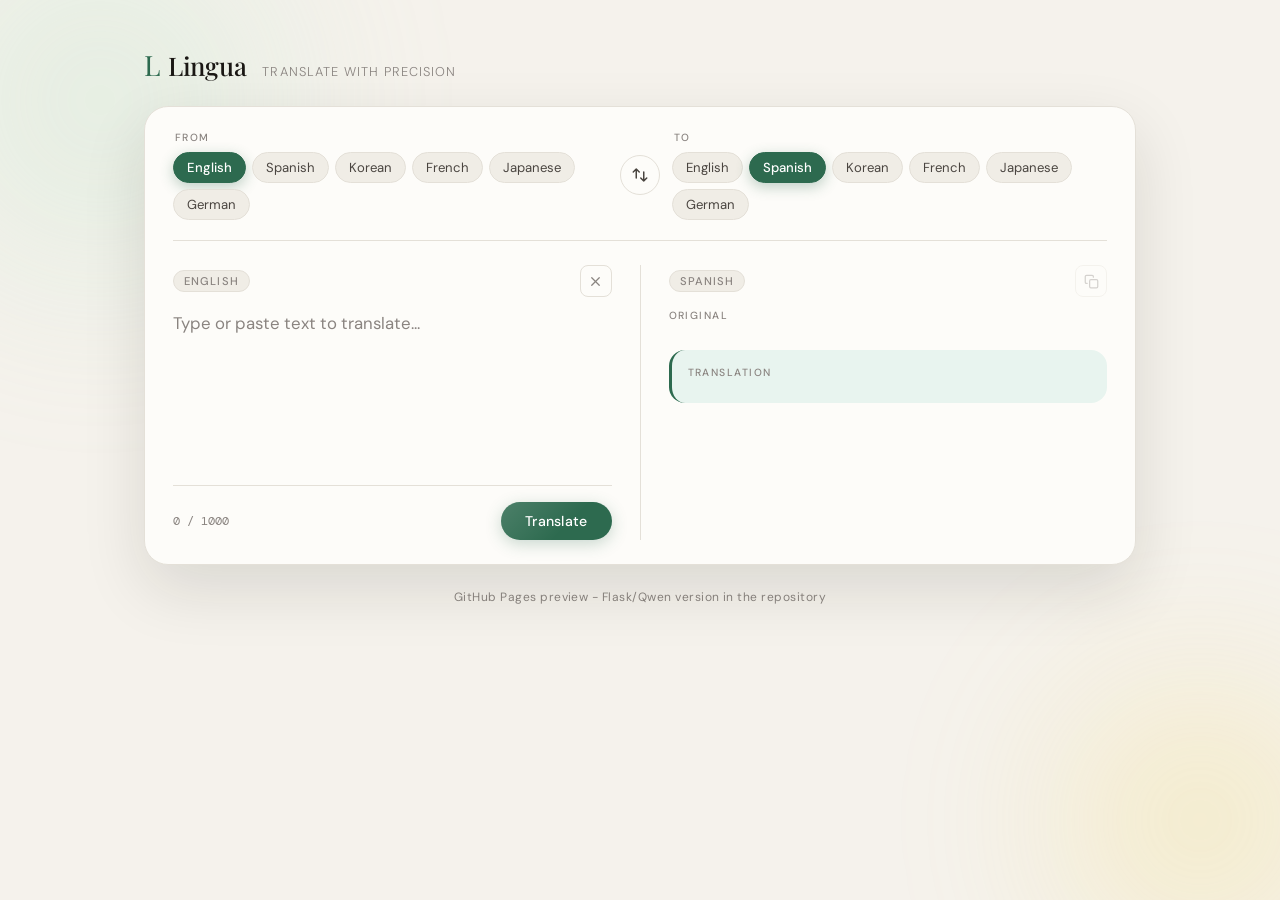
<file: index.html>
﻿<!DOCTYPE html>
<html lang="en">
<head>
  <meta charset="UTF-8" />
  <meta name="viewport" content="width=device-width, initial-scale=1.0" />
  <title>Lingua - AI Translator</title>
  <link rel="preconnect" href="https://fonts.googleapis.com" />
  <link href="https://fonts.googleapis.com/css2?family=Playfair+Display:wght@400;500&family=DM+Mono:wght@400;500&family=DM+Sans:wght@300;400;500&display=swap" rel="stylesheet" />
  <link rel="stylesheet" href="./static/styles.css" />
</head>
<body>

  <!-- Ambient background -->
  <div class="bg-orb orb-1"></div>
  <div class="bg-orb orb-2"></div>

  <div class="app-shell">

    <!-- Header -->
    <header class="header">
      <div class="logo">
        <span class="logo-icon">L</span>
        <span class="logo-name">Lingua</span>
      </div>
      <p class="tagline">Translate with precision</p>
    </header>

    <!-- Main card -->
    <main class="card">

      <!-- Language selector row -->
      <div class="lang-row">

        <!-- Source language pills -->
        <div class="lang-group" id="source-group">
          <span class="lang-label">FROM</span>
          <div class="pills" role="group" aria-label="Source language">
            <button class="pill active" data-lang="en" data-group="source">English</button>
            <button class="pill" data-lang="es" data-group="source">Spanish</button>
            <button class="pill" data-lang="ko" data-group="source">Korean</button>
            <button class="pill" data-lang="fr" data-group="source">French</button>
            <button class="pill" data-lang="ja" data-group="source">Japanese</button>
            <button class="pill" data-lang="de" data-group="source">German</button>
          </div>
        </div>

        <!-- Swap button -->
        <button class="swap-btn" id="swap-btn" title="Swap languages" aria-label="Swap languages">
          <svg viewBox="0 0 24 24" fill="none" stroke="currentColor" stroke-width="2" stroke-linecap="round" stroke-linejoin="round">
            <path d="M7 16V4m0 0L3 8m4-4l4 4"/>
            <path d="M17 8v12m0 0l4-4m-4 4l-4-4"/>
          </svg>
        </button>

        <!-- Target language pills -->
        <div class="lang-group" id="target-group">
          <span class="lang-label">TO</span>
          <div class="pills" role="group" aria-label="Target language">
            <button class="pill" data-lang="en" data-group="target">English</button>
            <button class="pill active" data-lang="es" data-group="target">Spanish</button>
            <button class="pill" data-lang="ko" data-group="target">Korean</button>
            <button class="pill" data-lang="fr" data-group="target">French</button>
            <button class="pill" data-lang="ja" data-group="target">Japanese</button>
            <button class="pill" data-lang="de" data-group="target">German</button>
          </div>
        </div>

      </div><!-- /lang-row -->

      <!-- Divider -->
      <div class="card-divider"></div>

      <!-- Input + Output panes -->
      <div class="panes">

        <!-- Input pane -->
        <div class="pane pane-input">
          <div class="pane-header">
            <span class="pane-badge" id="source-badge">English</span>
            <div class="pane-actions">
              <button class="icon-btn" id="clear-btn" title="Clear input" aria-label="Clear input">
                <svg viewBox="0 0 24 24" fill="none" stroke="currentColor" stroke-width="2" stroke-linecap="round" stroke-linejoin="round">
                  <line x1="18" y1="6" x2="6" y2="18"/><line x1="6" y1="6" x2="18" y2="18"/>
                </svg>
              </button>
            </div>
          </div>
          <textarea
            id="input-text"
            placeholder="Type or paste text to translate..."
            maxlength="1000"
            aria-label="Text to translate"
            spellcheck="true"
          ></textarea>
          <div class="pane-footer">
            <span class="char-count"><span id="char-count">0</span> / 1000</span>
            <button class="translate-btn" id="translate-btn">
              <span class="btn-label">Translate</span>
              <span class="btn-spinner" aria-hidden="true"></span>
            </button>
          </div>
        </div>

        <!-- Vertical separator -->
        <div class="pane-sep"></div>

        <!-- Output pane -->
        <div class="pane pane-output" id="output-pane">
          <div class="pane-header">
            <span class="pane-badge" id="target-badge">Spanish</span>
            <div class="pane-actions">
              <button class="icon-btn" id="copy-btn" title="Copy translation" aria-label="Copy translation" disabled>
                <svg viewBox="0 0 24 24" fill="none" stroke="currentColor" stroke-width="2" stroke-linecap="round" stroke-linejoin="round">
                  <rect x="9" y="9" width="13" height="13" rx="2"/><path d="M5 15H4a2 2 0 0 1-2-2V4a2 2 0 0 1 2-2h9a2 2 0 0 1 2 2v1"/>
                </svg>
              </button>
            </div>
          </div>

          <!-- Empty state (plain div, styled via ::before / ::after) -->
          <div id="output-empty" class="output-placeholder"></div>

          <!-- Error state -->
          <div id="output-error" hidden>
            <div class="error-container">
              <svg viewBox="0 0 24 24" fill="none" stroke="currentColor" stroke-width="2" class="error-icon">
                <circle cx="12" cy="12" r="10"/><line x1="12" y1="8" x2="12" y2="12"/><line x1="12" y1="16" x2="12.01" y2="16"/>
              </svg>
              <p id="error-message"></p>
            </div>
          </div>

          <!-- Result blocks -->
          <div class="output-result" id="output-result" hidden>
            <div class="result-block result-original">
              <span class="result-label">Original</span>
              <p class="result-text" id="result-original"></p>
            </div>
            <div class="result-block result-translated">
              <span class="result-label">Translation</span>
              <p class="result-text result-main" id="result-translated"></p>
            </div>
          </div>

        </div><!-- /pane-output -->

      </div><!-- /panes -->

    </main><!-- /card -->

    <footer class="footer">
      GitHub Pages preview - Flask/Qwen version in the repository
    </footer>

  </div><!-- /app-shell -->

  <script src="./static/script.js"></script>
</body>
</html>
</file>
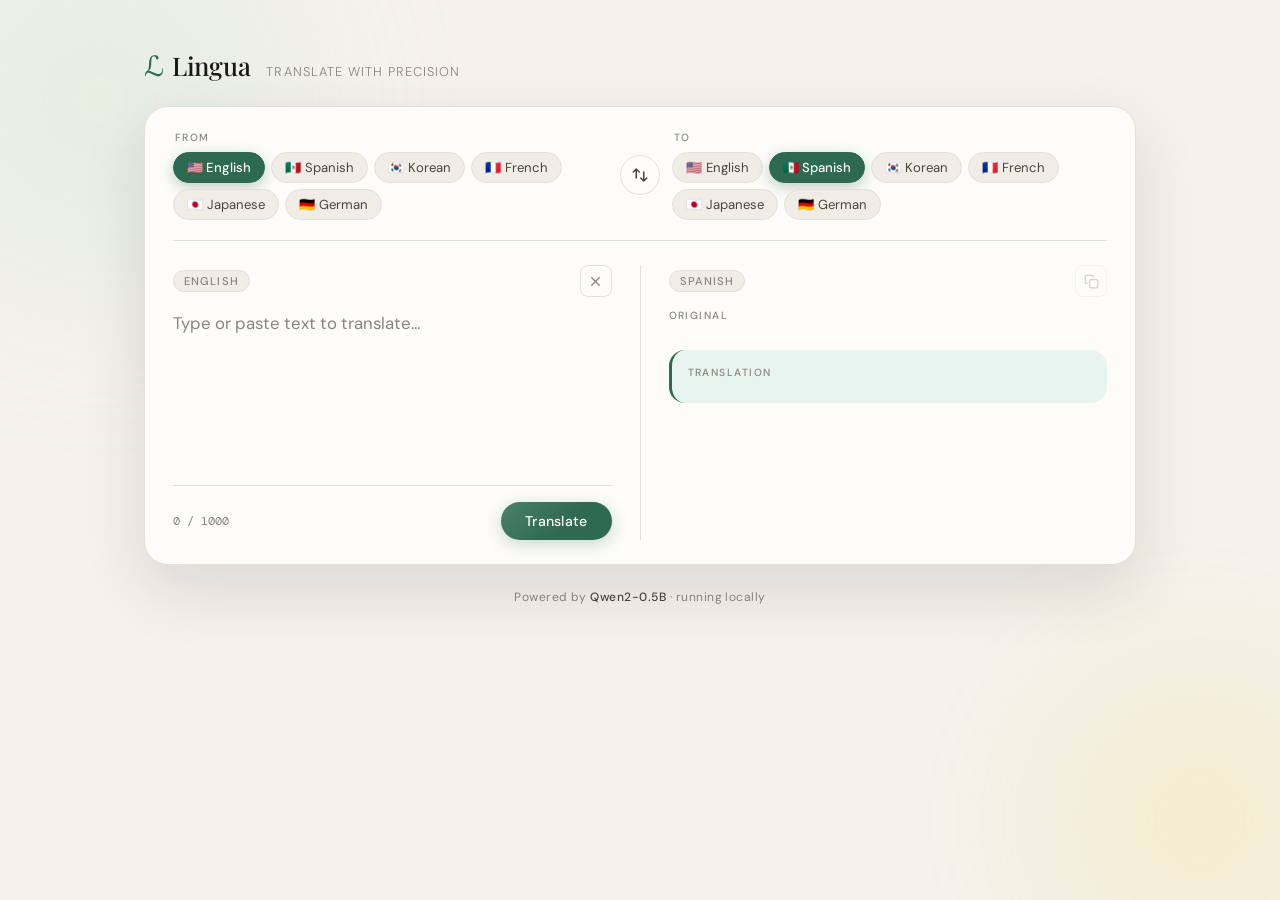
<file: templates/index.html>
<!DOCTYPE html>
<html lang="en">
<head>
  <meta charset="UTF-8" />
  <meta name="viewport" content="width=device-width, initial-scale=1.0" />
  <title>Lingua — AI Translator</title>
  <link rel="preconnect" href="https://fonts.googleapis.com" />
  <link href="https://fonts.googleapis.com/css2?family=Playfair+Display:wght@400;500&family=DM+Mono:wght@400;500&family=DM+Sans:wght@300;400;500&display=swap" rel="stylesheet" />
  <link rel="stylesheet" href="/static/styles.css" />
</head>
<body>

  <!-- ── Ambient background orbs ── -->
  <div class="bg-orb orb-1"></div>
  <div class="bg-orb orb-2"></div>

  <div class="app-shell">

    <!-- ── Header ── -->
    <header class="header">
      <div class="logo">
        <span class="logo-icon">ℒ</span>
        <span class="logo-name">Lingua</span>
      </div>
      <p class="tagline">Translate with precision</p>
    </header>

    <!-- ── Main card ── -->
    <main class="card">

      <!-- ── Language selector row ── -->
      <div class="lang-row">

        <!-- Source language pills -->
        <div class="lang-group" id="source-group">
          <span class="lang-label">FROM</span>
          <div class="pills" role="group" aria-label="Source language">
            <button class="pill active" data-lang="en" data-group="source">🇺🇸 English</button>
            <button class="pill" data-lang="es" data-group="source">🇲🇽 Spanish</button>
            <button class="pill" data-lang="ko" data-group="source">🇰🇷 Korean</button>
            <button class="pill" data-lang="fr" data-group="source">🇫🇷 French</button>
            <button class="pill" data-lang="ja" data-group="source">🇯🇵 Japanese</button>
            <button class="pill" data-lang="de" data-group="source">🇩🇪 German</button>
          </div>
        </div>

        <!-- Swap button -->
        <button class="swap-btn" id="swap-btn" title="Swap languages" aria-label="Swap languages">
          <svg viewBox="0 0 24 24" fill="none" stroke="currentColor" stroke-width="2" stroke-linecap="round" stroke-linejoin="round">
            <path d="M7 16V4m0 0L3 8m4-4l4 4"/>
            <path d="M17 8v12m0 0l4-4m-4 4l-4-4"/>
          </svg>
        </button>

        <!-- Target language pills -->
        <div class="lang-group" id="target-group">
          <span class="lang-label">TO</span>
          <div class="pills" role="group" aria-label="Target language">
            <button class="pill" data-lang="en" data-group="target">🇺🇸 English</button>
            <button class="pill active" data-lang="es" data-group="target">🇲🇽 Spanish</button>
            <button class="pill" data-lang="ko" data-group="target">🇰🇷 Korean</button>
            <button class="pill" data-lang="fr" data-group="target">🇫🇷 French</button>
            <button class="pill" data-lang="ja" data-group="target">🇯🇵 Japanese</button>
            <button class="pill" data-lang="de" data-group="target">🇩🇪 German</button>
          </div>
        </div>

      </div><!-- /lang-row -->

      <!-- ── Divider ── -->
      <div class="card-divider"></div>

      <!-- ── Input + Output panes ── -->
      <div class="panes">

        <!-- Input pane -->
        <div class="pane pane-input">
          <div class="pane-header">
            <span class="pane-badge" id="source-badge">English</span>
            <div class="pane-actions">
              <button class="icon-btn" id="clear-btn" title="Clear input" aria-label="Clear input">
                <svg viewBox="0 0 24 24" fill="none" stroke="currentColor" stroke-width="2" stroke-linecap="round" stroke-linejoin="round">
                  <line x1="18" y1="6" x2="6" y2="18"/><line x1="6" y1="6" x2="18" y2="18"/>
                </svg>
              </button>
            </div>
          </div>
          <textarea
            id="input-text"
            placeholder="Type or paste text to translate…"
            maxlength="1000"
            aria-label="Text to translate"
            spellcheck="true"
          ></textarea>
          <div class="pane-footer">
            <span class="char-count"><span id="char-count">0</span> / 1000</span>
            <button class="translate-btn" id="translate-btn">
              <span class="btn-label">Translate</span>
              <span class="btn-spinner" aria-hidden="true"></span>
            </button>
          </div>
        </div>

        <!-- Vertical separator -->
        <div class="pane-sep"></div>

        <!-- Output pane -->
        <div class="pane pane-output" id="output-pane">
          <div class="pane-header">
            <span class="pane-badge" id="target-badge">Spanish</span>
            <div class="pane-actions">
              <button class="icon-btn" id="copy-btn" title="Copy translation" aria-label="Copy translation" disabled>
                <svg viewBox="0 0 24 24" fill="none" stroke="currentColor" stroke-width="2" stroke-linecap="round" stroke-linejoin="round">
                  <rect x="9" y="9" width="13" height="13" rx="2"/><path d="M5 15H4a2 2 0 0 1-2-2V4a2 2 0 0 1 2-2h9a2 2 0 0 1 2 2v1"/>
                </svg>
              </button>
            </div>
          </div>

          <!-- Empty state (plain div, styled via ::before / ::after) -->
          <div id="output-empty" class="output-placeholder"></div>

          <!-- Error state -->
          <div id="output-error" hidden>
            <div class="error-container">
              <svg viewBox="0 0 24 24" fill="none" stroke="currentColor" stroke-width="2" class="error-icon">
                <circle cx="12" cy="12" r="10"/><line x1="12" y1="8" x2="12" y2="12"/><line x1="12" y1="16" x2="12.01" y2="16"/>
              </svg>
              <p id="error-message"></p>
            </div>
          </div>

          <!-- Result blocks -->
          <div class="output-result" id="output-result" hidden>
            <div class="result-block result-original">
              <span class="result-label">Original</span>
              <p class="result-text" id="result-original"></p>
            </div>
            <div class="result-block result-translated">
              <span class="result-label">Translation</span>
              <p class="result-text result-main" id="result-translated"></p>
            </div>
          </div>

        </div><!-- /pane-output -->

      </div><!-- /panes -->

    </main><!-- /card -->

    <footer class="footer">
      Powered by <strong>Qwen2-0.5B</strong> · running locally
    </footer>

  </div><!-- /app-shell -->

  <script src="/static/script.js"></script>
</body>
</html>
</file>
<file: static/styles.css>
/* ═══════════════════════════════════════════════════════════════
   Lingua — styles.css
   Aesthetic: Luxury-minimal · warm ivory · deep ink · serif/mono
   ═══════════════════════════════════════════════════════════════ */

/* ── Tokens ───────────────────────────────────────────────────── */
:root {
  --bg:          #f5f2ec;
  --card:        #fdfcf9;
  --ink:         #1a1714;
  --ink-2:       #4a4540;
  --ink-3:       #8a8480;
  --accent:      #2d6a4f;       /* rich forest green */
  --accent-lt:   #e8f4ef;
  --accent-dk:   #1b4332;
  --pill-bg:     #f0ede6;
  --pill-hover:  #e5e0d5;
  --danger:      #c0392b;
  --border:      #e4e0d8;
  --shadow-sm:   0 2px 8px rgba(26,23,20,.06);
  --shadow-md:   0 8px 32px rgba(26,23,20,.10);
  --shadow-lg:   0 24px 64px rgba(26,23,20,.12);
  --radius-sm:   8px;
  --radius-md:   16px;
  --radius-lg:   24px;
  --font-serif:  'Playfair Display', Georgia, serif;
  --font-sans:   'DM Sans', system-ui, sans-serif;
  --font-mono:   'DM Mono', 'Courier New', monospace;
  --transition:  0.2s cubic-bezier(.4,0,.2,1);
}

/* ── Reset ────────────────────────────────────────────────────── */
*, *::before, *::after { box-sizing: border-box; margin: 0; padding: 0; }
html { font-size: 16px; -webkit-font-smoothing: antialiased; }

body {
  background: var(--bg);
  color: var(--ink);
  font-family: var(--font-sans);
  min-height: 100dvh;
  display: flex;
  align-items: flex-start;
  justify-content: center;
  overflow-x: hidden;
}

/* ── Ambient orbs ─────────────────────────────────────────────── */
.bg-orb {
  position: fixed;
  border-radius: 50%;
  filter: blur(80px);
  opacity: .35;
  pointer-events: none;
  z-index: 0;
}
.orb-1 {
  width: 520px; height: 520px;
  background: radial-gradient(circle, #b7e4c7 0%, transparent 70%);
  top: -160px; left: -160px;
  animation: drift 18s ease-in-out infinite alternate;
}
.orb-2 {
  width: 400px; height: 400px;
  background: radial-gradient(circle, #f6d860 0%, transparent 70%);
  bottom: -120px; right: -120px;
  animation: drift 22s ease-in-out infinite alternate-reverse;
}
@keyframes drift {
  from { transform: translate(0, 0); }
  to   { transform: translate(40px, 30px); }
}

/* ── App shell ────────────────────────────────────────────────── */
.app-shell {
  position: relative;
  z-index: 1;
  width: 100%;
  max-width: 1040px;
  padding: 48px 24px 32px;
  display: flex;
  flex-direction: column;
  gap: 24px;
}

/* ── Header ───────────────────────────────────────────────────── */
.header {
  display: flex;
  align-items: baseline;
  gap: 16px;
}
.logo {
  display: flex;
  align-items: center;
  gap: 8px;
}
.logo-icon {
  font-family: var(--font-serif);
  font-size: 1.75rem;
  color: var(--accent);
  line-height: 1;
}
.logo-name {
  font-family: var(--font-serif);
  font-size: 1.6rem;
  font-weight: 500;
  letter-spacing: -.01em;
  color: var(--ink);
}
.tagline {
  font-size: .8rem;
  color: var(--ink-3);
  letter-spacing: .08em;
  text-transform: uppercase;
  font-weight: 300;
}

/* ── Card ─────────────────────────────────────────────────────── */
.card {
  background: var(--card);
  border: 1px solid var(--border);
  border-radius: var(--radius-lg);
  box-shadow: var(--shadow-lg);
  overflow: hidden;
  animation: card-in .5s cubic-bezier(.2,1,.3,1) both;
}
@keyframes card-in {
  from { opacity: 0; transform: translateY(20px); }
  to   { opacity: 1; transform: translateY(0); }
}

/* ── Language row ─────────────────────────────────────────────── */
.lang-row {
  display: flex;
  align-items: flex-start;
  gap: 12px;
  padding: 24px 28px 20px;
  flex-wrap: wrap;
}
.lang-group {
  flex: 1;
  min-width: 0;
  display: flex;
  flex-direction: column;
  gap: 8px;
}
.lang-label {
  font-size: .65rem;
  font-weight: 500;
  letter-spacing: .14em;
  text-transform: uppercase;
  color: var(--ink-3);
  padding-left: 2px;
}
.pills {
  display: flex;
  flex-wrap: wrap;
  gap: 6px;
}

/* ── Pill buttons ─────────────────────────────────────────────── */
.pill {
  display: inline-flex;
  align-items: center;
  gap: 5px;
  padding: 6px 13px;
  border-radius: 999px;
  border: 1.5px solid var(--border);
  background: var(--pill-bg);
  color: var(--ink-2);
  font-family: var(--font-sans);
  font-size: .82rem;
  font-weight: 400;
  cursor: pointer;
  transition:
    background var(--transition),
    border-color var(--transition),
    color var(--transition),
    box-shadow var(--transition),
    transform var(--transition);
  user-select: none;
}
.pill:hover:not(.active) {
  background: var(--pill-hover);
  border-color: #ccc9c0;
  transform: translateY(-1px);
}
.pill.active {
  background: var(--accent);
  border-color: var(--accent);
  color: #fff;
  box-shadow: 0 4px 14px rgba(45,106,79,.3);
  font-weight: 500;
}
.pill.active:hover {
  background: var(--accent-dk);
  border-color: var(--accent-dk);
}
/* Conflict highlight: same lang selected on both sides */
.pill.conflict {
  border-color: var(--danger);
  color: var(--danger);
}

/* ── Swap button ──────────────────────────────────────────────── */
.swap-btn {
  flex-shrink: 0;
  margin-top: 24px;
  width: 40px;
  height: 40px;
  border-radius: 50%;
  border: 1.5px solid var(--border);
  background: var(--card);
  color: var(--ink-2);
  display: flex;
  align-items: center;
  justify-content: center;
  cursor: pointer;
  transition:
    background var(--transition),
    border-color var(--transition),
    transform var(--transition),
    box-shadow var(--transition);
}
.swap-btn svg { width: 18px; height: 18px; }
.swap-btn:hover {
  background: var(--accent-lt);
  border-color: var(--accent);
  color: var(--accent);
  transform: rotate(180deg);
  box-shadow: 0 4px 12px rgba(45,106,79,.15);
}
.swap-btn:active { transform: rotate(180deg) scale(.92); }

/* ── Card divider ─────────────────────────────────────────────── */
.card-divider {
  height: 1px;
  background: var(--border);
  margin: 0 28px;
}

/* ── Panes ────────────────────────────────────────────────────── */
.panes {
  display: grid;
  grid-template-columns: 1fr 1px 1fr;
  min-height: 320px;
}
.pane-sep {
  background: var(--border);
  margin: 24px 0;
}
.pane {
  display: flex;
  flex-direction: column;
  padding: 24px 28px;
}

/* ── Pane header ──────────────────────────────────────────────── */
.pane-header {
  display: flex;
  align-items: center;
  justify-content: space-between;
  margin-bottom: 12px;
}
.pane-badge {
  font-size: .7rem;
  font-weight: 500;
  letter-spacing: .1em;
  text-transform: uppercase;
  color: var(--ink-3);
  background: var(--pill-bg);
  border: 1px solid var(--border);
  padding: 3px 10px;
  border-radius: 999px;
  transition: color var(--transition), background var(--transition);
}
.pane-actions {
  display: flex;
  gap: 6px;
}

/* ── Icon buttons ─────────────────────────────────────────────── */
.icon-btn {
  width: 32px;
  height: 32px;
  border-radius: var(--radius-sm);
  border: 1px solid var(--border);
  background: transparent;
  color: var(--ink-3);
  display: flex;
  align-items: center;
  justify-content: center;
  cursor: pointer;
  transition:
    background var(--transition),
    color var(--transition),
    border-color var(--transition),
    transform var(--transition);
}
.icon-btn svg { width: 15px; height: 15px; }
.icon-btn:hover:not(:disabled) {
  background: var(--accent-lt);
  color: var(--accent);
  border-color: var(--accent);
  transform: scale(1.08);
}
.icon-btn:disabled { opacity: .35; cursor: default; }
/* Copy success flash */
.icon-btn.copied {
  background: var(--accent);
  color: #fff;
  border-color: var(--accent);
}

/* ── Textarea ─────────────────────────────────────────────────── */
textarea {
  flex: 1;
  width: 100%;
  min-height: 160px;
  border: none;
  outline: none;
  background: transparent;
  resize: none;
  font-family: var(--font-sans);
  font-size: 1.05rem;
  line-height: 1.7;
  color: var(--ink);
  caret-color: var(--accent);
}
textarea::placeholder { color: var(--ink-3); }
textarea:focus { /* no outline; card provides boundary */ }

/* ── Pane footer ──────────────────────────────────────────────── */
.pane-footer {
  display: flex;
  align-items: center;
  justify-content: space-between;
  margin-top: 16px;
  padding-top: 16px;
  border-top: 1px solid var(--border);
}
.char-count {
  font-size: .78rem;
  color: var(--ink-3);
  font-family: var(--font-mono);
  transition: color var(--transition);
}
.char-count.near-limit { color: #d97706; }
.char-count.at-limit   { color: var(--danger); }

/* ── Translate CTA ────────────────────────────────────────────── */
.translate-btn {
  display: inline-flex;
  align-items: center;
  gap: 8px;
  padding: 10px 24px;
  border-radius: 999px;
  border: none;
  background: var(--accent);
  color: #fff;
  font-family: var(--font-sans);
  font-size: .88rem;
  font-weight: 500;
  letter-spacing: .02em;
  cursor: pointer;
  transition:
    background var(--transition),
    box-shadow var(--transition),
    transform var(--transition),
    opacity var(--transition);
  box-shadow: 0 4px 16px rgba(45,106,79,.25);
  position: relative;
  overflow: hidden;
}
.translate-btn::before {
  content: '';
  position: absolute;
  inset: 0;
  background: linear-gradient(135deg, rgba(255,255,255,.15) 0%, transparent 60%);
}
.translate-btn:hover:not(:disabled) {
  background: var(--accent-dk);
  box-shadow: 0 6px 22px rgba(45,106,79,.38);
  transform: translateY(-1px);
}
.translate-btn:active:not(:disabled) {
  transform: translateY(0) scale(.97);
  box-shadow: 0 2px 8px rgba(45,106,79,.2);
}
.translate-btn:disabled {
  opacity: .6;
  cursor: default;
  transform: none;
}
/* Loading state */
.translate-btn.loading .btn-label { opacity: 0; }
.translate-btn.loading .btn-spinner { display: block; }
.btn-spinner {
  display: none;
  width: 16px;
  height: 16px;
  border: 2px solid rgba(255,255,255,.35);
  border-top-color: #fff;
  border-radius: 50%;
  animation: spin .7s linear infinite;
  position: absolute;
}
@keyframes spin { to { transform: rotate(360deg); } }

/* ── Output states ────────────────────────────────────────────── */
.output-empty {
  flex: 1;
  display: flex;
  flex-direction: column;
  align-items: center;
  justify-content: center;
  gap: 12px;
  color: var(--ink-3);
  text-align: center;
  padding: 32px 0;
}
.empty-icon {
  font-size: 1.6rem;
  opacity: .4;
  animation: pulse 3s ease-in-out infinite;
}
@keyframes pulse {
  0%, 100% { opacity: .4; transform: scale(1); }
  50%       { opacity: .7; transform: scale(1.1); }
}
.output-empty p { font-size: .88rem; letter-spacing: .01em; }

/* ── Result blocks ────────────────────────────────────────────── */
.output-result {
  flex: 1;
  display: flex;
  flex-direction: column;
  gap: 20px;
}
.result-block {
  display: flex;
  flex-direction: column;
  gap: 8px;
  animation: fade-up .3s cubic-bezier(.2,1,.3,1) both;
}
@keyframes fade-up {
  from { opacity: 0; transform: translateY(10px); }
  to   { opacity: 1; transform: translateY(0); }
}
.result-label {
  font-size: .65rem;
  font-weight: 500;
  letter-spacing: .14em;
  text-transform: uppercase;
  color: var(--ink-3);
}
.result-text {
  font-family: var(--font-sans);
  font-size: .95rem;
  line-height: 1.75;
  color: var(--ink-2);
}
.result-main {
  font-family: var(--font-serif);
  font-size: 1.35rem;
  line-height: 1.55;
  color: var(--ink);
  font-weight: 400;
}
.result-translated {
  padding: 16px;
  background: var(--accent-lt);
  border-radius: var(--radius-md);
  border-left: 3px solid var(--accent);
}

/* ── Error state ──────────────────────────────────────────────── */
.output-error {
  flex: 1;
  display: flex;
  flex-direction: column;
  align-items: center;
  justify-content: center;
  gap: 10px;
  color: var(--danger);
  text-align: center;
  padding: 24px 0;
}
.error-icon { font-size: 1.4rem; }
.output-error p { font-size: .88rem; }

/* ── Footer ───────────────────────────────────────────────────── */
.footer {
  text-align: center;
  font-size: .75rem;
  color: var(--ink-3);
  letter-spacing: .04em;
}
.footer strong { color: var(--ink-2); font-weight: 500; }

/* ── Responsive ───────────────────────────────────────────────── */
@media (max-width: 680px) {
  .app-shell { padding: 28px 16px 24px; }

  .lang-row { padding: 20px 20px 16px; gap: 10px; flex-direction: column; }
  .swap-btn { margin-top: 0; align-self: center; transform: rotate(90deg); }
  .swap-btn:hover { transform: rotate(270deg); }

  .panes { grid-template-columns: 1fr; grid-template-rows: auto 1px auto; }
  .pane-sep { margin: 0 24px; height: 1px; width: auto; }
  .pane { padding: 20px; }

  .card-divider { margin: 0 20px; }

  .result-main { font-size: 1.15rem; }
}
</file>
